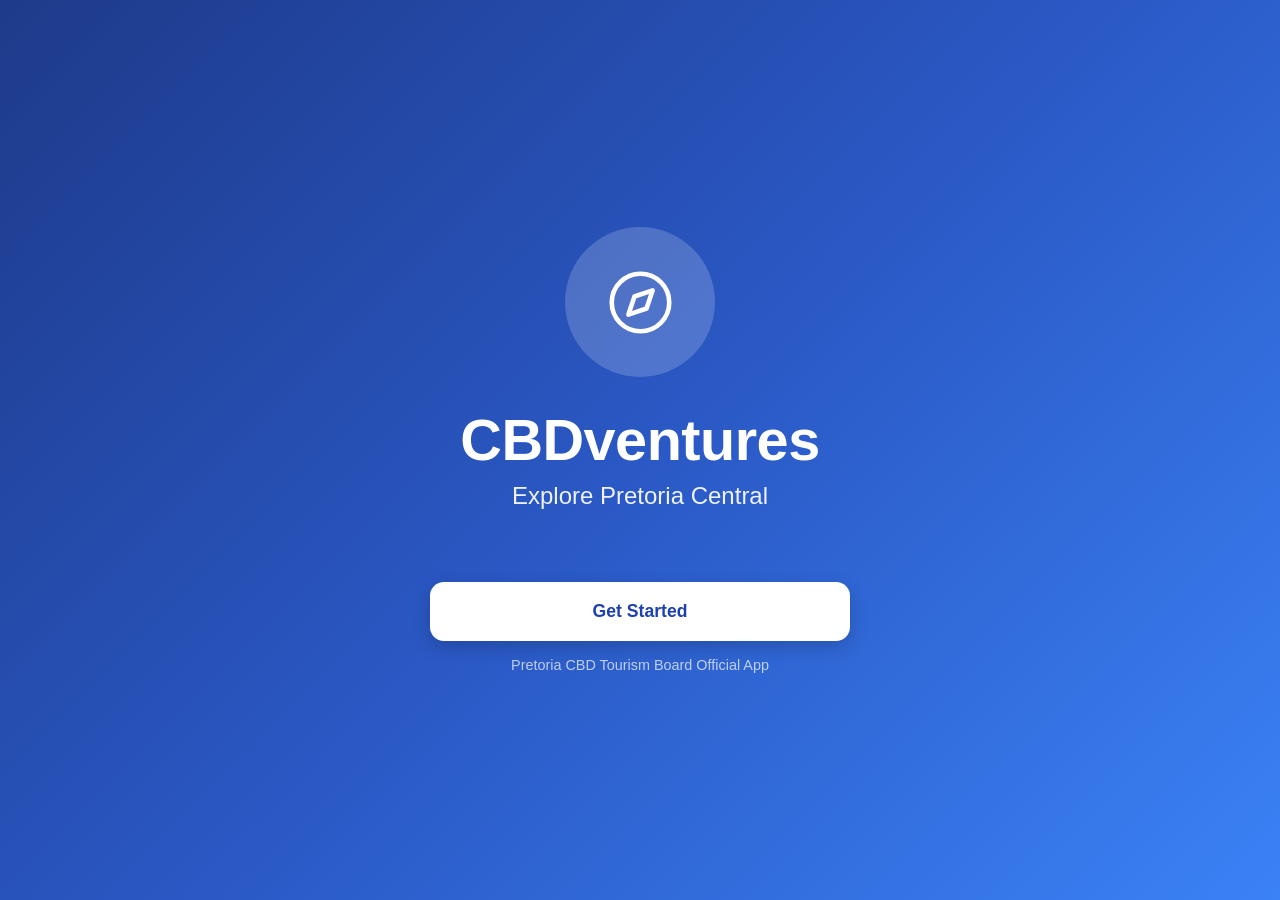
<file: legacy-frontend/frontpage.html>
<!DOCTYPE html>
<html lang="en">
<head>
  <meta charset="UTF-8">
  <meta name="viewport" content="width=device-width, initial-scale=1, viewport-fit=cover">
  <title>CBDventures</title>
  <link rel="stylesheet" href="style.css">
</head>
<body class="splash">
  <main class="splash-screen">
    <section class="splash-center">
      <div class="logo" aria-hidden="true">
        <svg viewBox="0 0 24 24" fill="none" stroke="#fff" stroke-width="1.6" stroke-linecap="round" stroke-linejoin="round">
          <circle cx="12" cy="12" r="10"/>
          <polygon points="16.2 7.8 14.1 14.1 7.8 16.2 9.9 9.9 16.2 7.8"/>
        </svg>
      </div>
      <h1>CBDventures</h1>
      <p class="tagline">Explore Pretoria Central</p>
    </section>

    <section class="splash-bottom">
      <a class="btn btn-white" href="page2.html">Get Started</a>
      <p class="footer-text">Pretoria CBD Tourism Board Official App</p>
    </section>
  </main>
  <script src="app.js"></script>
</body>
</html>
</file>
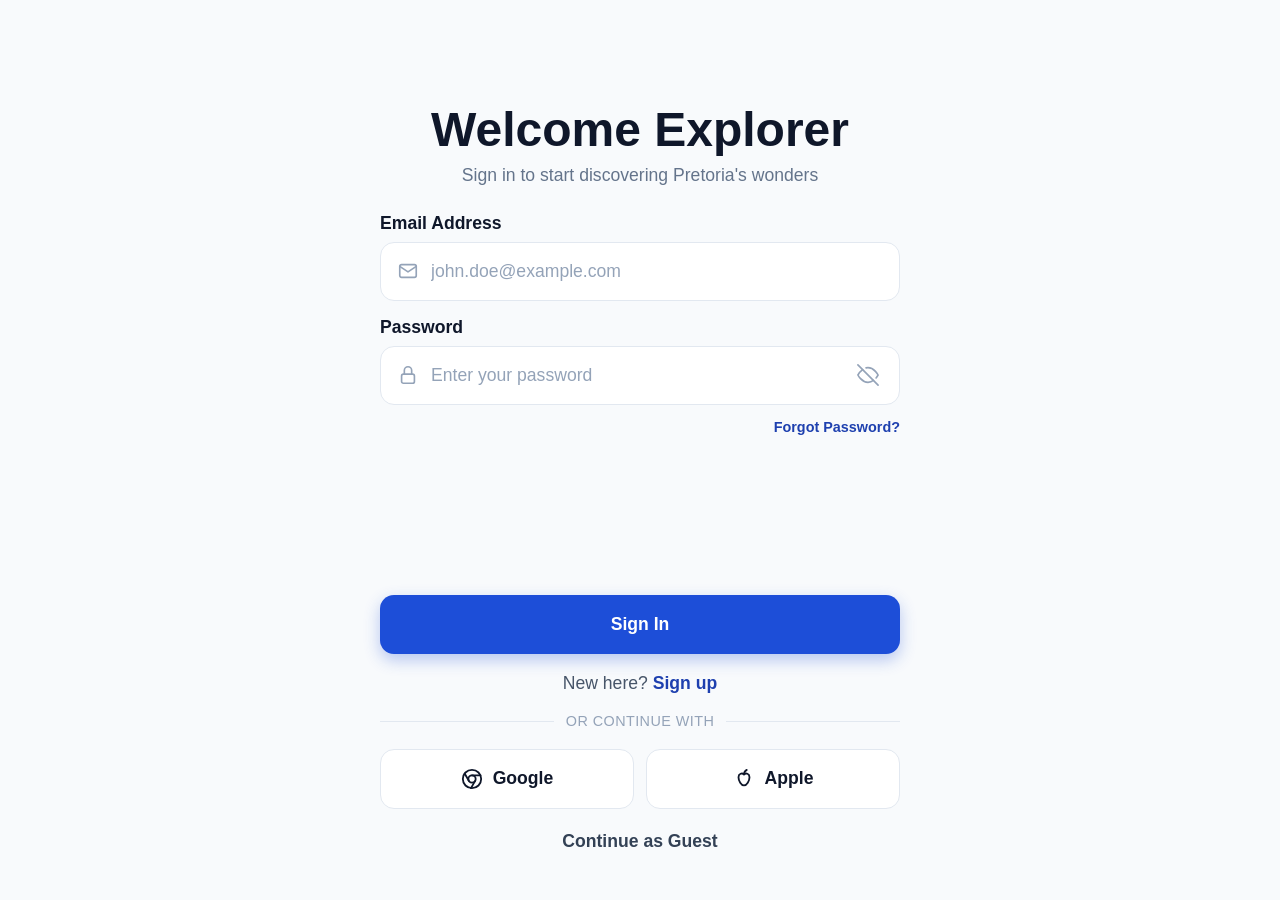
<file: legacy-frontend/signin.html>
<!DOCTYPE html>
<html lang="en">
<head>
  <meta charset="UTF-8">
  <meta name="viewport" content="width=device-width, initial-scale=1, viewport-fit=cover">
  <title>Sign In - CBDventures</title>
  <link rel="stylesheet" href="style.css">
</head>
<body class="login">
  <main class="login-screen">
    <div class="login-inner">

      <header class="login-header" style="text-align:center;">
        <h1>Welcome Explorer</h1>
        <p class="subtitle">Sign in to start discovering Pretoria's wonders</p>
      </header>

      <form class="login-form" id="loginForm" action="#" method="post">
        <label for="email">Email Address</label>
        <div class="field">
          <svg class="icon" width="22" height="22" viewBox="0 0 24 24" fill="none" stroke="currentColor" stroke-width="1.8" stroke-linecap="round" stroke-linejoin="round" aria-hidden="true">
            <rect x="3" y="5" width="18" height="14" rx="2"/>
            <polyline points="3 7 12 13 21 7"/>
          </svg>
          <input type="email" id="email" name="email" placeholder="john.doe@example.com" autocomplete="email" required>
        </div>

        <label for="password">Password</label>
        <div class="field">
          <svg class="icon" width="22" height="22" viewBox="0 0 24 24" fill="none" stroke="currentColor" stroke-width="1.8" stroke-linecap="round" stroke-linejoin="round" aria-hidden="true">
            <rect x="5" y="11" width="14" height="10" rx="2"/>
            <path d="M8 11V7a4 4 0 0 1 8 0v4"/>
          </svg>
          <input type="password" id="password" name="password" placeholder="Enter your password" autocomplete="current-password" required>
          <button type="button" class="toggle" id="togglePassword" aria-label="Show or hide password">
            <svg width="22" height="22" viewBox="0 0 24 24" fill="none" stroke="currentColor" stroke-width="1.8" stroke-linecap="round" stroke-linejoin="round" aria-hidden="true">
              <path d="M17.94 17.94A10.94 10.94 0 0 1 12 20c-7 0-11-8-11-8a18.45 18.45 0 0 1 5.06-5.94"/>
              <path d="M9.9 4.24A9.12 9.12 0 0 1 12 4c7 0 11 8 11 8a18.5 18.5 0 0 1-2.16 3.19"/>
              <line x1="1" y1="1" x2="23" y2="23"/>
            </svg>
          </button>
        </div>

        <a class="forgot" href="#">Forgot Password?</a>

        <div class="spacer"></div>

        <button type="submit" class="btn btn-blue">Sign In</button>
      </form>

      <p class="signup">New here? <a href="signup.html">Sign up</a></p>

      <div class="divider"><span>OR CONTINUE WITH</span></div>

      <div class="social">
        <a class="btn btn-outline" href="#">
          <svg width="22" height="22" viewBox="0 0 24 24" fill="none" stroke="currentColor" stroke-width="2" stroke-linecap="round" stroke-linejoin="round" aria-hidden="true">
            <circle cx="12" cy="12" r="10"/><circle cx="12" cy="12" r="4"/>
            <line x1="21.17" y1="8" x2="12" y2="8"/>
            <line x1="3.95" y1="6.06" x2="8.54" y2="14"/>
            <line x1="10.88" y1="21.94" x2="15.46" y2="14"/>
          </svg>
          Google
        </a>
        <a class="btn btn-outline" href="#">
          <svg width="22" height="22" viewBox="0 0 24 24" fill="none" stroke="currentColor" stroke-width="2" stroke-linecap="round" stroke-linejoin="round" aria-hidden="true">
            <path d="M12 7c-2-2-6-1-6 3 0 4 3 9 6 9s6-5 6-9c0-4-4-5-6-3z"/>
            <path d="M12 7c0-2 1-4 3-5"/>
          </svg>
          Apple
        </a>
      </div>

      <a class="guest" href="page5.html">Continue as Guest</a>
    </div>
  </main>

  <script>
    var pw = document.getElementById('password');
    document.getElementById('togglePassword').addEventListener('click', function () {
      pw.type = pw.type === 'password' ? 'text' : 'password';
    });
  </script>
  <script src="app.js"></script>
</body>
</html>
</file>
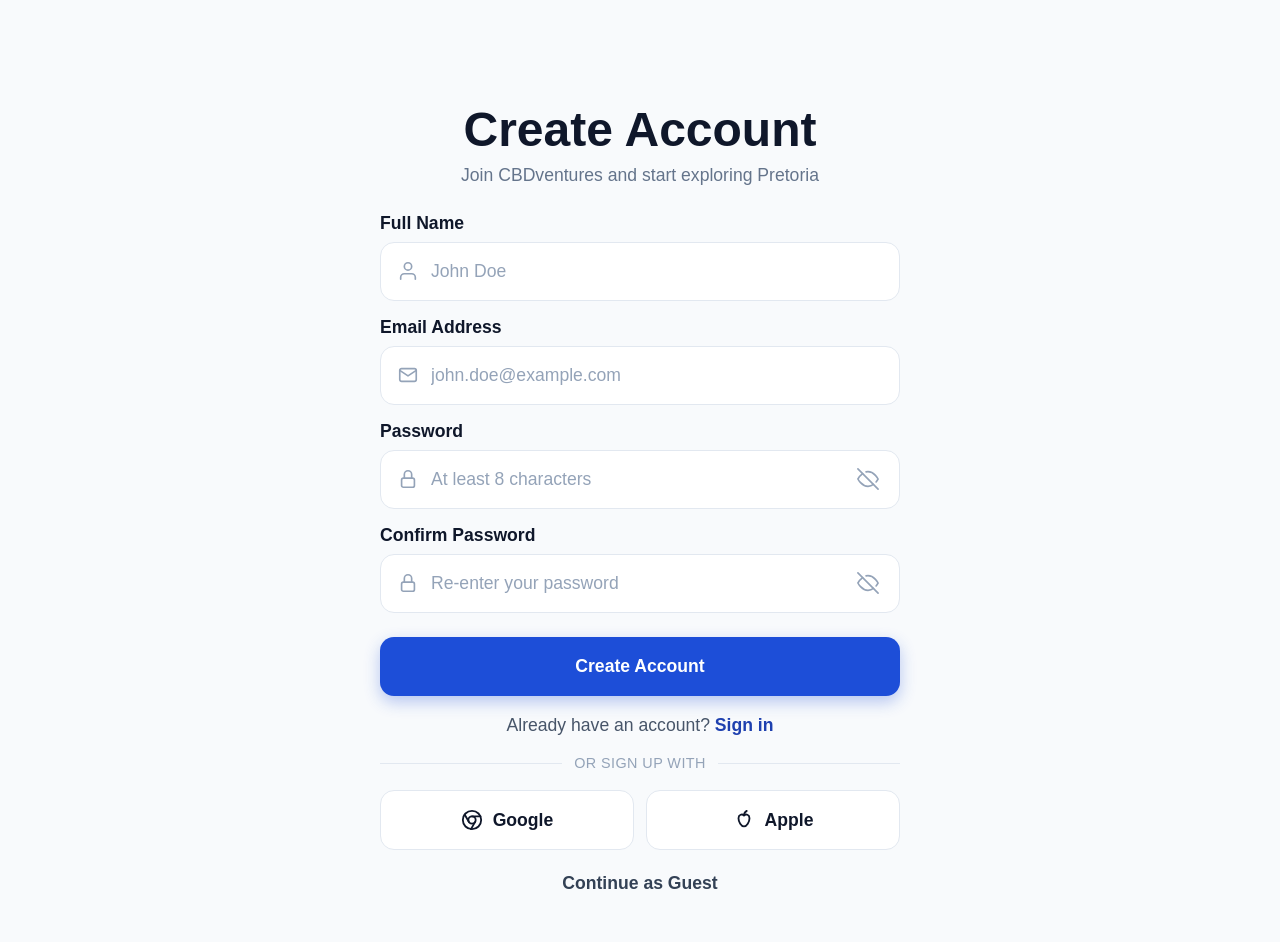
<file: legacy-frontend/signup.html>
<!DOCTYPE html>
<html lang="en">
<head>
  <meta charset="UTF-8">
  <meta name="viewport" content="width=device-width, initial-scale=1, viewport-fit=cover">
  <title>Sign Up - CBDventures</title>
  <link rel="stylesheet" href="style.css">
</head>
<body class="login">
  <main class="login-screen">
    <div class="login-inner">

      <header class="login-header" style="text-align:center;">
        <h1>Create Account</h1>
        <p class="subtitle">Join CBDventures and start exploring Pretoria</p>
      </header>

      <form class="login-form" id="signupForm" action="#" method="post">

        <label for="name">Full Name</label>
        <div class="field">
          <svg class="icon" width="22" height="22" viewBox="0 0 24 24" fill="none" stroke="currentColor" stroke-width="1.8" stroke-linecap="round" stroke-linejoin="round" aria-hidden="true">
            <path d="M20 21v-2a4 4 0 0 0-4-4H8a4 4 0 0 0-4 4v2"/>
            <circle cx="12" cy="7" r="4"/>
          </svg>
          <input type="text" id="name" name="name" placeholder="John Doe" autocomplete="name" required>
        </div>

        <label for="email">Email Address</label>
        <div class="field">
          <svg class="icon" width="22" height="22" viewBox="0 0 24 24" fill="none" stroke="currentColor" stroke-width="1.8" stroke-linecap="round" stroke-linejoin="round" aria-hidden="true">
            <rect x="3" y="5" width="18" height="14" rx="2"/>
            <polyline points="3 7 12 13 21 7"/>
          </svg>
          <input type="email" id="email" name="email" placeholder="john.doe@example.com" autocomplete="email" required>
        </div>

        <label for="password">Password</label>
        <div class="field">
          <svg class="icon" width="22" height="22" viewBox="0 0 24 24" fill="none" stroke="currentColor" stroke-width="1.8" stroke-linecap="round" stroke-linejoin="round" aria-hidden="true">
            <rect x="5" y="11" width="14" height="10" rx="2"/>
            <path d="M8 11V7a4 4 0 0 1 8 0v4"/>
          </svg>
          <input type="password" id="password" name="password" placeholder="At least 8 characters" minlength="8" autocomplete="new-password" required>
          <button type="button" class="toggle" data-target="password" aria-label="Show or hide password">
            <svg width="22" height="22" viewBox="0 0 24 24" fill="none" stroke="currentColor" stroke-width="1.8" stroke-linecap="round" stroke-linejoin="round" aria-hidden="true">
              <path d="M17.94 17.94A10.94 10.94 0 0 1 12 20c-7 0-11-8-11-8a18.45 18.45 0 0 1 5.06-5.94"/>
              <path d="M9.9 4.24A9.12 9.12 0 0 1 12 4c7 0 11 8 11 8a18.5 18.5 0 0 1-2.16 3.19"/>
              <line x1="1" y1="1" x2="23" y2="23"/>
            </svg>
          </button>
        </div>

        <label for="confirm">Confirm Password</label>
        <div class="field">
          <svg class="icon" width="22" height="22" viewBox="0 0 24 24" fill="none" stroke="currentColor" stroke-width="1.8" stroke-linecap="round" stroke-linejoin="round" aria-hidden="true">
            <rect x="5" y="11" width="14" height="10" rx="2"/>
            <path d="M8 11V7a4 4 0 0 1 8 0v4"/>
          </svg>
          <input type="password" id="confirm" name="confirm" placeholder="Re-enter your password" autocomplete="new-password" required>
          <button type="button" class="toggle" data-target="confirm" aria-label="Show or hide password">
            <svg width="22" height="22" viewBox="0 0 24 24" fill="none" stroke="currentColor" stroke-width="1.8" stroke-linecap="round" stroke-linejoin="round" aria-hidden="true">
              <path d="M17.94 17.94A10.94 10.94 0 0 1 12 20c-7 0-11-8-11-8a18.45 18.45 0 0 1 5.06-5.94"/>
              <path d="M9.9 4.24A9.12 9.12 0 0 1 12 4c7 0 11 8 11 8a18.5 18.5 0 0 1-2.16 3.19"/>
              <line x1="1" y1="1" x2="23" y2="23"/>
            </svg>
          </button>
        </div>

        <div class="spacer"></div>

        <button type="submit" class="btn btn-blue">Create Account</button>
      </form>

      <p class="signup">Already have an account? <a href="page2.html">Sign in</a></p>

      <div class="divider"><span>OR SIGN UP WITH</span></div>

      <div class="social">
        <a class="btn btn-outline" href="#">
          <svg width="22" height="22" viewBox="0 0 24 24" fill="none" stroke="currentColor" stroke-width="2" stroke-linecap="round" stroke-linejoin="round" aria-hidden="true">
            <circle cx="12" cy="12" r="10"/><circle cx="12" cy="12" r="4"/>
            <line x1="21.17" y1="8" x2="12" y2="8"/>
            <line x1="3.95" y1="6.06" x2="8.54" y2="14"/>
            <line x1="10.88" y1="21.94" x2="15.46" y2="14"/>
          </svg>
          Google
        </a>
        <a class="btn btn-outline" href="#">
          <svg width="22" height="22" viewBox="0 0 24 24" fill="none" stroke="currentColor" stroke-width="2" stroke-linecap="round" stroke-linejoin="round" aria-hidden="true">
            <path d="M12 7c-2-2-6-1-6 3 0 4 3 9 6 9s6-5 6-9c0-4-4-5-6-3z"/>
            <path d="M12 7c0-2 1-4 3-5"/>
          </svg>
          Apple
        </a>
      </div>

      <a class="guest" href="page5.html">Continue as Guest</a>
    </div>
  </main>

  <script>
    // Show / hide password buttons
    document.querySelectorAll('.toggle').forEach(function (btn) {
      btn.addEventListener('click', function () {
        var input = document.getElementById(btn.dataset.target);
        input.type = input.type === 'password' ? 'text' : 'password';
      });
    });

    // Passwords must match: the browser shows a built-in message if they don't
    var pw = document.getElementById('password');
    var confirmPw = document.getElementById('confirm');

    function checkMatch() {
      confirmPw.setCustomValidity(
        confirmPw.value && confirmPw.value !== pw.value ? 'Passwords do not match.' : ''
      );
    }
    pw.addEventListener('input', checkMatch);
    confirmPw.addEventListener('input', checkMatch);
  </script>
  <script src="app.js"></script>
</body>
</html>
</file>
<file: legacy-frontend/style.css>
/* ================= Reset & design tokens ================= */
*, *::before, *::after { box-sizing: border-box; margin: 0; padding: 0; }

:root {
  --blue-dark: #1e3a8a;
  --blue-mid: #2a58c4;
  --blue-light: #3b82f6;
  --blue-btn: #1d4ed8;
  --blue-link: #1e40af;
  --ink: #0f172a;
  --muted: #64748b;
  --border: #e2e8f0;
  --page-bg: #f8fafc;
  --white: #ffffff;

  --pad: clamp(16px, 5vw, 40px);
  --radius: 14px;
  --title-size: clamp(1.9rem, 8vw, 3rem);
  --text-size: clamp(0.95rem, 3.8vw, 1.1rem);
  --small-size: clamp(0.75rem, 3vw, 0.9rem);
}

html { height: 100%; -webkit-text-size-adjust: 100%; }

body {
  min-height: 100vh;
  min-height: 100dvh;
  width: 100%;
  font-family: "Plus Jakarta Sans", "Segoe UI", Roboto, Arial, sans-serif;
  color: var(--ink);
}

a { text-decoration: none; color: inherit; }

/* ================= Shared buttons ================= */
.btn {
  display: flex;
  align-items: center;
  justify-content: center;
  gap: 10px;
  width: 100%;
  padding: clamp(14px, 3.6vw, 18px);
  border: 1px solid transparent;
  border-radius: var(--radius);
  font-family: inherit;
  font-size: var(--text-size);
  font-weight: 700;
  cursor: pointer;
  transition: transform .1s ease, box-shadow .2s ease, background .2s ease;
}
.btn:active { transform: scale(0.98); }
.btn:focus-visible { outline: 3px solid rgba(59, 130, 246, .5); outline-offset: 3px; }
.btn svg { width: 22px; height: 22px; flex-shrink: 0; }
.btn[disabled] { opacity: .6; cursor: not-allowed; }

.btn-white { background: var(--white); color: var(--blue-link); box-shadow: 0 6px 18px rgba(0,0,0,.18); }
.btn-blue { background: var(--blue-btn); color: var(--white); box-shadow: 0 6px 16px rgba(29,78,216,.3); }
.btn-blue:hover { background: #1e40af; }
.btn-outline { background: var(--white); border-color: var(--border); color: var(--ink); font-weight: 600; }
.btn-outline:hover { background: #f1f5f9; }

/* ================= PAGE 1: Splash ================= */
body.splash { background: var(--blue-dark); }

.splash-screen {
  width: 100%;
  min-height: 100vh;
  min-height: 100dvh;
  background: linear-gradient(135deg, var(--blue-dark) 0%, var(--blue-mid) 50%, var(--blue-light) 100%);
  color: var(--white);
  display: flex;
  flex-direction: column;
  align-items: center;
  justify-content: center;
  gap: clamp(32px, 8vh, 72px);
  text-align: center;
  padding:
    max(var(--pad), env(safe-area-inset-top))
    var(--pad)
    max(var(--pad), env(safe-area-inset-bottom));
}

.splash-center {
  display: flex;
  flex-direction: column;
  align-items: center;
  justify-content: center;
  text-align: center;
  width: 100%;
}

.logo {
  width: clamp(88px, 24vw, 150px);
  height: clamp(88px, 24vw, 150px);
  border-radius: 50%;
  background: rgba(255, 255, 255, .18);
  display: flex;
  align-items: center;
  justify-content: center;
  margin: 0 auto clamp(16px, 4vw, 32px);
}
.logo svg { width: 46%; height: 46%; }

.splash-screen h1 {
  font-size: clamp(2rem, 9vw, 3.6rem);
  font-weight: 800;
  letter-spacing: -.5px;
  line-height: 1.1;
}
.tagline { margin-top: .6rem; font-size: clamp(1rem, 4vw, 1.5rem); opacity: .92; }

.splash-bottom {
  width: 100%;
  max-width: 420px;
  margin: 0 auto;
  text-align: center;
}
.footer-text { margin-top: 1rem; font-size: var(--small-size); opacity: .7; }

/* ================= Login, Sign up, Verify, Profile (shared) ================= */
body.login { background: var(--page-bg); }

.login-screen {
  width: 100%;
  min-height: 100vh;
  min-height: 100dvh;
  background: var(--page-bg);
  display: flex;
  justify-content: center;
  padding:
    max(var(--pad), env(safe-area-inset-top))
    var(--pad)
    max(var(--pad), env(safe-area-inset-bottom));
}

.login-inner {
  width: 100%;
  max-width: 520px;
  min-height: calc(100dvh - 2 * var(--pad));
  display: flex;
  flex-direction: column;
}

.login-header { margin-top: clamp(24px, 8vh, 64px); }
.login-header h1 { font-size: var(--title-size); font-weight: 800; line-height: 1.1; }
.subtitle { margin-top: .5rem; color: var(--muted); font-size: var(--text-size); }

.login-form {
  display: flex;
  flex-direction: column;
  flex: 1;
  margin-top: clamp(16px, 3vh, 28px);
}
.login-form label {
  font-size: var(--text-size);
  font-weight: 600;
  margin: 1rem 0 .5rem;
}
.login-form label:first-child { margin-top: 0; }

.field {
  display: flex;
  align-items: center;
  gap: 12px;
  background: var(--white);
  border: 1px solid var(--border);
  border-radius: var(--radius);
  padding: 0 16px;
  transition: border-color .2s, box-shadow .2s;
}
.field:focus-within { border-color: var(--blue-light); box-shadow: 0 0 0 3px rgba(59,130,246,.18); }
.field .icon { width: 22px; height: 22px; color: #94a3b8; flex-shrink: 0; }
.field input {
  flex: 1;
  min-width: 0;
  border: none;
  outline: none;
  background: transparent;
  font-family: inherit;
  font-size: var(--text-size);
  color: var(--ink);
  padding: clamp(14px, 3.6vw, 18px) 0;
}
.field input::placeholder { color: #94a3b8; }

.toggle { background: none; border: none; cursor: pointer; color: #94a3b8; display: flex; padding: 4px; }
.toggle svg { width: 22px; height: 22px; }

.forgot {
  align-self: flex-end;
  margin-top: .9rem;
  color: var(--blue-link);
  font-weight: 600;
  font-size: var(--small-size);
}

.spacer { flex: 1; min-height: 24px; }

.signup { text-align: center; margin-top: 1.2rem; color: #475569; font-size: var(--text-size); }
.signup a { color: var(--blue-link); font-weight: 700; }

.divider {
  display: flex;
  align-items: center;
  gap: 12px;
  margin: 1.2rem 0;
  color: #94a3b8;
  font-size: var(--small-size);
  letter-spacing: .03em;
}
.divider::before, .divider::after { content: ""; flex: 1; height: 1px; background: var(--border); }

.social { display: grid; grid-template-columns: 1fr 1fr; gap: 12px; }

.guest {
  display: block;
  text-align: center;
  margin: 1.4rem 0 .5rem;
  font-weight: 600;
  color: #334155;
  font-size: var(--text-size);
}
.guest:hover { color: var(--blue-link); }

/* ================= App states ================= */
.form-error {
  margin: .9rem 0 0;
  color: #dc2626;
  font-size: var(--small-size);
  font-weight: 600;
  text-align: center;
}

.demo-note {
  margin: 1rem auto 0;
  max-width: 360px;
  padding: 10px 14px;
  border-radius: 12px;
  background: #eff4ff;
  color: var(--blue-link);
  font-size: var(--small-size);
  text-align: center;
}
.demo-note strong { letter-spacing: .2em; font-size: 1.15em; }

.avatar-sm .initials {
  width: 100%;
  height: 100%;
  display: flex;
  align-items: center;
  justify-content: center;
  color: var(--white);
  font-weight: 800;
  font-size: 1.1rem;
}

.empty-state {
  text-align: center;
  color: var(--muted);
  font-weight: 600;
  padding: 24px 0;
}

/* ================= Live places ================= */
.live-note {
  display: none;
  margin-top: 14px;
  padding: 10px 14px;
  border-radius: 12px;
  background: #eff4ff;
  color: var(--blue-link);
  font-size: var(--small-size);
  font-weight: 600;
  text-align: center;
}
.live-note a { text-decoration: underline; font-weight: 700; }

.attribution {
  margin-top: 28px;
  text-align: center;
  color: var(--muted);
  font-size: .72rem;
}
.attribution a { color: var(--blue-link); text-decoration: underline; }

.thumb-ph {
  position: absolute;
  inset: 0;
  display: flex;
  align-items: center;
  justify-content: center;
  color: var(--white);
  font-size: 1.8rem;
  font-weight: 800;
}

.detail { color: var(--muted); font-size: var(--small-size); font-weight: 600; }

/* ================= Responsive tweaks ================= */
@media (max-width: 340px) {
  .social { grid-template-columns: 1fr; }
}

@media (max-height: 560px) {
  .splash-screen { gap: 20px; }
  .login-header { margin-top: 8px; }
  .spacer { min-height: 12px; }
  .logo { width: 64px; height: 64px; margin-bottom: 10px; }
}

@media (prefers-reduced-motion: reduce) {
  .btn, .field { transition: none; }
}
</file>
